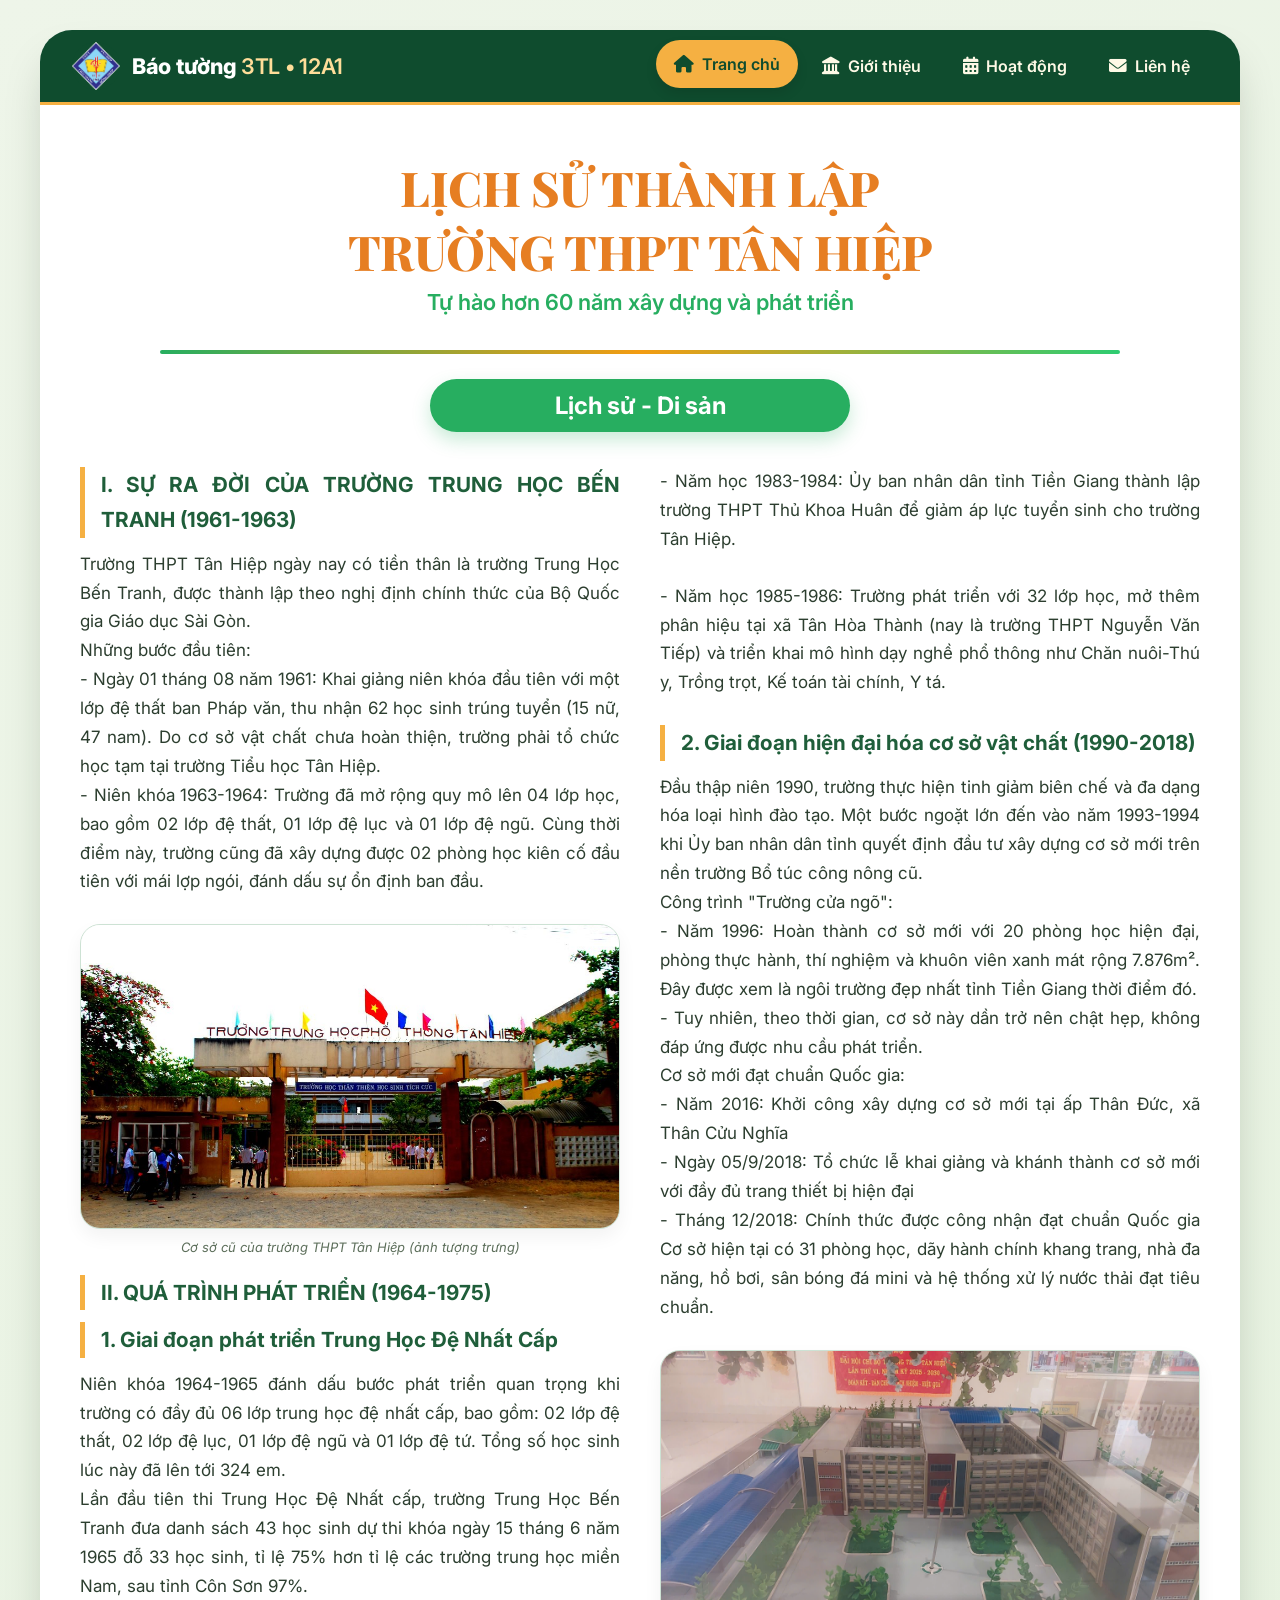
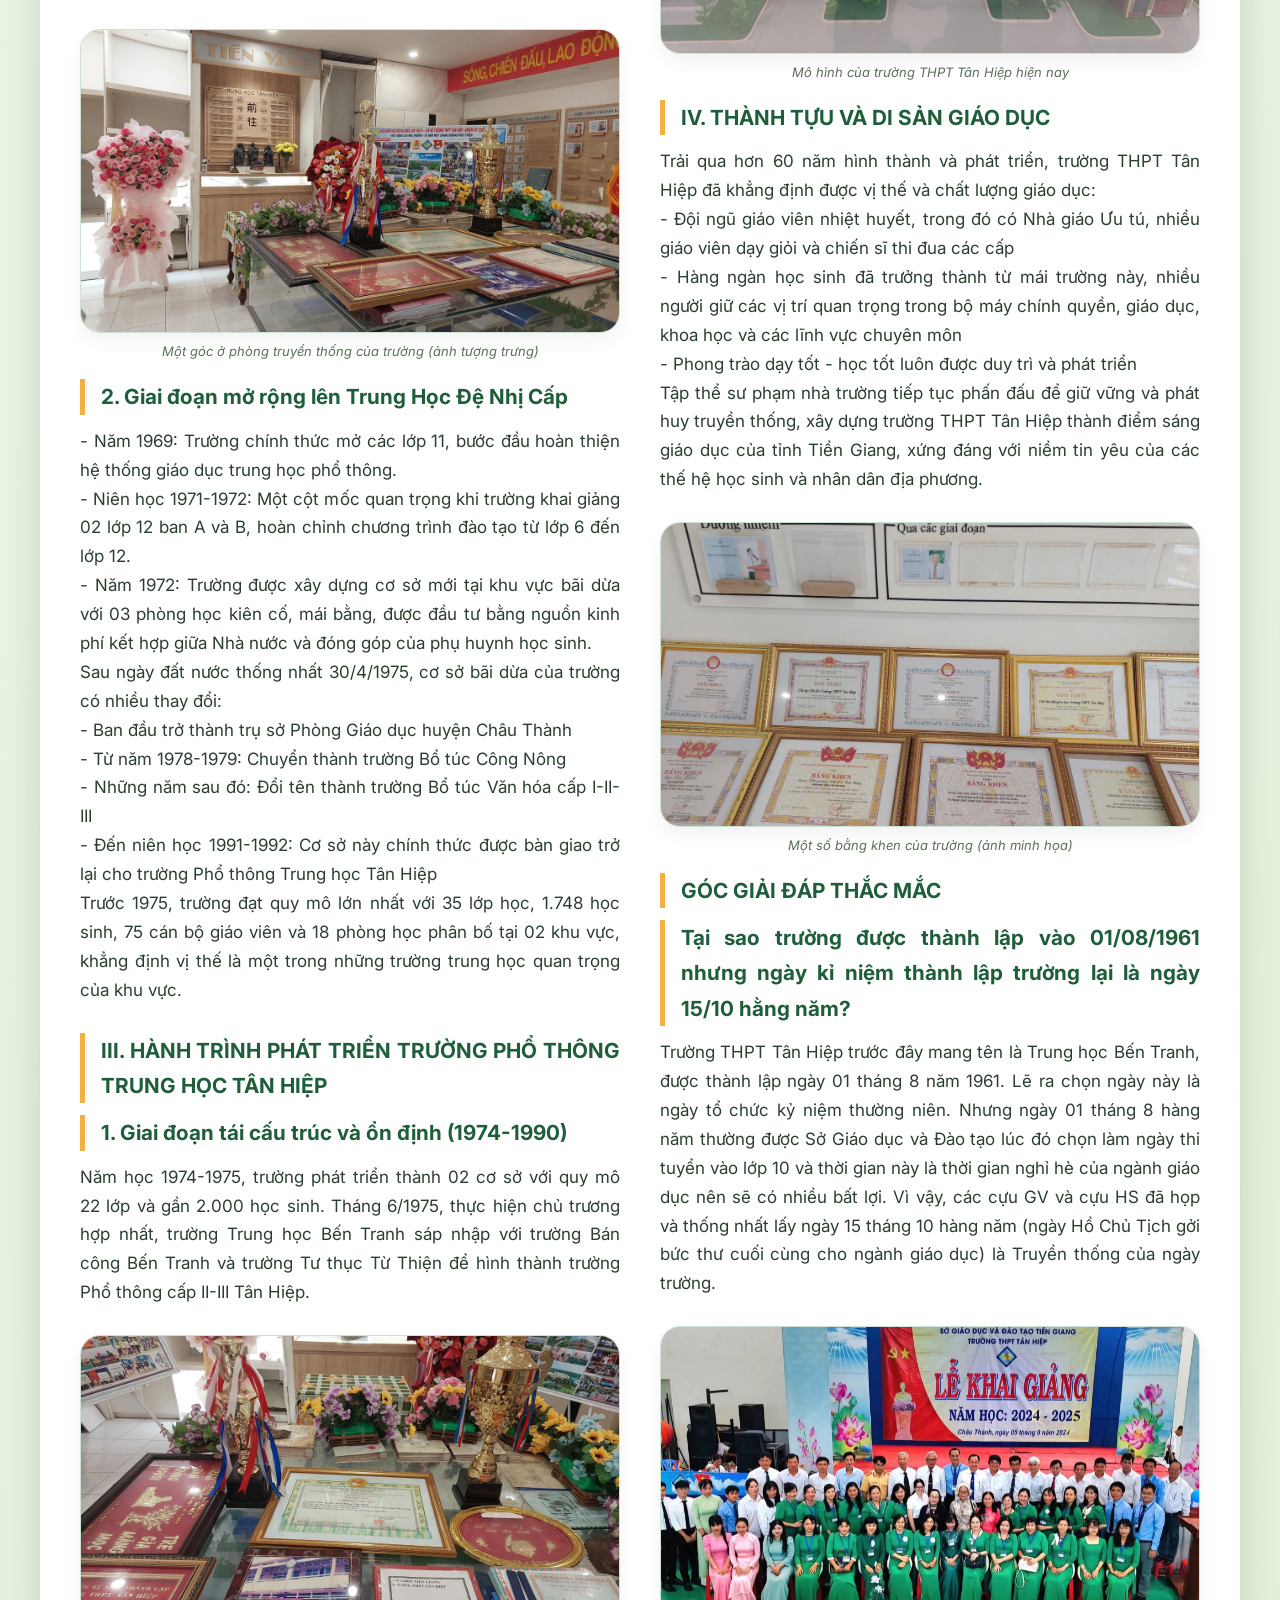
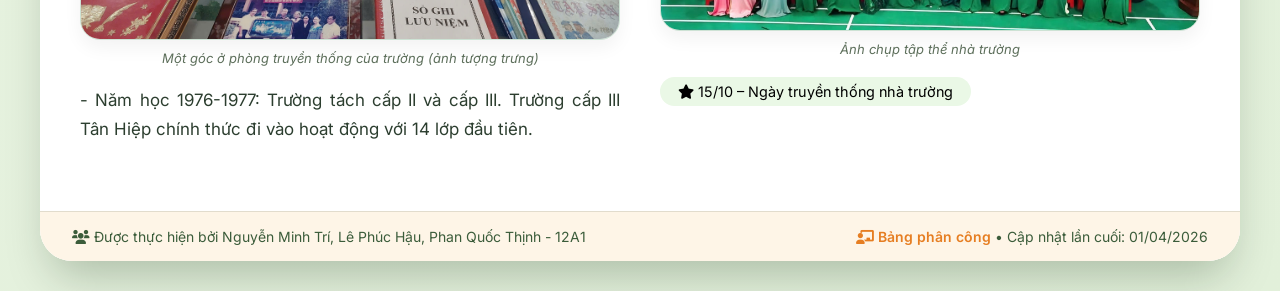
<file: index.html>
<!DOCTYPE html>
<html lang="vi">
<head>
    <meta charset="UTF-8">
    <meta name="viewport" content="width=device-width, initial-scale=1.0, user-scalable=yes">
    <title>Báo tường 3TL - 12A1</title>
    <!-- Font Awesome 6 (icons) -->
    <link rel="stylesheet" href="https://cdnjs.cloudflare.com/ajax/libs/font-awesome/6.0.0-beta3/css/all.min.css">
    <!-- Google Fonts: Poppins + Roboto hiện đại -->
    <link href="https://fonts.googleapis.com/css2?family=Inter:opsz,wght@14..32,300;14..32,400;14..32,600;14..32,700;14..32,800&family=Playfair+Display:wght@400;500;600;700&display=swap" rel="stylesheet">
    <link rel="stylesheet" href="baotuong3tl12a1.css">
</head>
<body>

<div class="main-wrapper">
    <!-- THANH ĐIỀU HƯỚNG HOÀN CHỈNH -->
    <div class="navbar">
        <div class="logo-area">
            <div class="logo-icon">
                <img src="logo-truong-vien.png" width="100%" height="100%" alt="">
            </div>
            <div class="logo-text">Báo tường <span>3TL • 12A1</span></div>
        </div>
        <ul class="nav-menu">
            <li><a href="#" data-page="home" class="nav-link active"><i class="fas fa-home"></i> Trang chủ</a></li>
            <li><a href="#" data-page="about" class="nav-link"><i class="fas fa-landmark"></i> Giới thiệu</a></li>
            <li><a href="#" data-page="activities" class="nav-link"><i class="fas fa-calendar-alt"></i> Hoạt động</a></li>
            <li><a href="#" data-page="contact" class="nav-link"><i class="fas fa-envelope"></i> Liên hệ</a></li>
        </ul>
    </div>

    <div class="dynamic-content">
        <!-- ========== TRANG CHỦ (Nội dung báo tường lịch sử) ========= -->
        <div id="home-page" class="page active-page">
            <div class="header">
                <h1>LỊCH SỬ THÀNH LẬP<br>TRƯỜNG THPT TÂN HIỆP</h1>
                <div class="month">Tự hào hơn 60 năm xây dựng và phát triển</div>
            </div>
            <div class="divider"></div>
            <div class="section-title">Lịch sử - Di sản</div>
            <div class="content">
                <div class="left">
                    <div class="text-block">
                        <h3>I. SỰ RA ĐỜI CỦA TRƯỜNG TRUNG HỌC BẾN TRANH (1961-1963)</h3>
                        <p>Trường THPT Tân Hiệp ngày nay có tiền thân là trường Trung Học Bến Tranh, được thành lập theo nghị định chính thức của Bộ Quốc gia Giáo dục Sài Gòn.<br>
                        Những bước đầu tiên:<br>
                        - Ngày 01 tháng 08 năm 1961: Khai giảng niên khóa đầu tiên với một lớp đệ thất ban Pháp văn, thu nhận 62 học sinh trúng tuyển (15 nữ, 47 nam). Do cơ sở vật chất chưa hoàn thiện, trường phải tổ chức học tạm tại trường Tiểu học Tân Hiệp.<br>
                        - Niên khóa 1963-1964: Trường đã mở rộng quy mô lên 04 lớp học, bao gồm 02 lớp đệ thất, 01 lớp đệ lục và 01 lớp đệ ngũ. Cùng thời điểm này, trường cũng đã xây dựng được 02 phòng học kiên cố đầu tiên với mái lợp ngói, đánh dấu sự ổn định ban đầu.<br></p>
                    </div>
                    <div class="image-box">
                        <img src="anh-phan-1.jpg" alt="">
                    </div>
                    <div class="image-caption">Cơ sở cũ của trường THPT Tân Hiệp (ảnh tượng trưng)</div>
                    <div class="text-block">
                        <h3>II. QUÁ TRÌNH PHÁT TRIỂN (1964-1975)</h3>
                        <h3>1. Giai đoạn phát triển Trung Học Đệ Nhất Cấp</h3>
                        <p>Niên khóa 1964-1965 đánh dấu bước phát triển quan trọng khi trường có đầy đủ 06 lớp trung học đệ nhất cấp, bao gồm: 02 lớp đệ thất, 02 lớp đệ lục, 01 lớp đệ ngũ và 01 lớp đệ tứ. Tổng số học sinh lúc này đã lên tới 324 em.<br>
                        Lần đầu tiên thi Trung Học Đệ Nhất cấp, trường Trung Học Bến Tranh đưa danh sách 43 học sinh dự thi khóa ngày 15 tháng 6 năm 1965 đỗ 33 học sinh, tỉ lệ 75% hơn tỉ lệ các trường trung học miền Nam, sau tỉnh Côn Sơn 97%.</p>
                    </div>
                    <div class="image-box">
                        <img src="anh-phan-2-1.jpg" alt="">
                    </div>
                    <div class="image-caption">Một góc ở phòng truyền thống của trường (ảnh tượng trưng)</div>
                    <div class="text-block">
                        <h3>2. Giai đoạn mở rộng lên Trung Học Đệ Nhị Cấp</h3>
                        <p>- Năm 1969: Trường chính thức mở các lớp 11, bước đầu hoàn thiện hệ thống giáo dục trung học phổ thông.<br>
                        - Niên học 1971-1972: Một cột mốc quan trọng khi trường khai giảng 02 lớp 12 ban A và B, hoàn chỉnh chương trình đào tạo từ lớp 6 đến lớp 12.<br>
                        - Năm 1972: Trường được xây dựng cơ sở mới tại khu vực bãi dừa với 03 phòng học kiên cố, mái bằng, được đầu tư bằng nguồn kinh phí kết hợp giữa Nhà nước và đóng góp của phụ huynh học sinh.<br>
                        Sau ngày đất nước thống nhất 30/4/1975, cơ sở bãi dừa của trường có nhiều thay đổi:<br>
                        - Ban đầu trở thành trụ sở Phòng Giáo dục huyện Châu Thành<br>
                        - Từ năm 1978-1979: Chuyển thành trường Bổ túc Công Nông<br>
                        - Những năm sau đó: Đổi tên thành trường Bổ túc Văn hóa cấp I-II-III<br>
                        - Đến niên học 1991-1992: Cơ sở này chính thức được bàn giao trở lại cho trường Phổ thông Trung học Tân Hiệp<br>
                        Trước 1975, trường đạt quy mô lớn nhất với 35 lớp học, 1.748 học sinh, 75 cán bộ giáo viên và 18 phòng học phân bố tại 02 khu vực, khẳng định vị thế là một trong những trường trung học quan trọng của khu vực.</p>
                    </div>
                    <div class="text-block">
                        <h3>III. HÀNH TRÌNH PHÁT TRIỂN TRƯỜNG PHỔ THÔNG TRUNG HỌC TÂN HIỆP</h3>
                        <h3>1. Giai đoạn tái cấu trúc và ổn định (1974-1990)</h3>
                        <p>Năm học 1974-1975, trường phát triển thành 02 cơ sở với quy mô 22 lớp và gần 2.000 học sinh. Tháng 6/1975, thực hiện chủ trương hợp nhất, trường Trung học Bến Tranh sáp nhập với trường Bán công Bến Tranh và trường Tư thục Từ Thiện để hình thành trường Phổ thông cấp II-III Tân Hiệp.</p>
                    </div>
                    <div class="image-box">
                        <img src="anh-phan-3-1.jpg" alt="">
                    </div>
                    <div class="image-caption">Một góc ở phòng truyền thống của trường (ảnh tượng trưng)</div>
                    <div class="text-block">
                        <p>- Năm học 1976-1977: Trường tách cấp II và cấp III. Trường cấp III Tân Hiệp chính thức đi vào hoạt động với 14 lớp đầu tiên.</p>
                    </div>
                </div>
                <div class="right">
                    <div class="text-block">
                        <p>- Năm học 1983-1984: Ủy ban nhân dân tỉnh Tiền Giang thành lập trường THPT Thủ Khoa Huân để giảm áp lực tuyển sinh cho trường Tân Hiệp.</p>
                    </div>
                    <div class="text-block">
                        <p>- Năm học 1985-1986: Trường phát triển với 32 lớp học, mở thêm phân hiệu tại xã Tân Hòa Thành (nay là trường THPT Nguyễn Văn Tiếp) và triển khai mô hình dạy nghề phổ thông như Chăn nuôi-Thú y, Trồng trọt, Kế toán tài chính, Y tá.</p>
                    </div>
                    <div class="text-block">
                        <h3>2. Giai đoạn hiện đại hóa cơ sở vật chất (1990-2018)</h3>
                        <p>Đầu thập niên 1990, trường thực hiện tinh giảm biên chế và đa dạng hóa loại hình đào tạo. Một bước ngoặt lớn đến vào năm 1993-1994 khi Ủy ban nhân dân tỉnh quyết định đầu tư xây dựng cơ sở mới trên nền trường Bổ túc công nông cũ.<br>
                        Công trình "Trường cửa ngõ":<br>
                        - Năm 1996: Hoàn thành cơ sở mới với 20 phòng học hiện đại, phòng thực hành, thí nghiệm và khuôn viên xanh mát rộng 7.876m². Đây được xem là ngôi trường đẹp nhất tỉnh Tiền Giang thời điểm đó.<br>
                        - Tuy nhiên, theo thời gian, cơ sở này dần trở nên chật hẹp, không đáp ứng được nhu cầu phát triển.<br>
                        Cơ sở mới đạt chuẩn Quốc gia:<br>
                        - Năm 2016: Khởi công xây dựng cơ sở mới tại ấp Thân Đức, xã Thân Cửu Nghĩa<br>
                        - Ngày 05/9/2018: Tổ chức lễ khai giảng và khánh thành cơ sở mới với đầy đủ trang thiết bị hiện đại<br>
                        - Tháng 12/2018: Chính thức được công nhận đạt chuẩn Quốc gia
                        Cơ sở hiện tại có 31 phòng học, dãy hành chính khang trang, nhà đa năng, hồ bơi, sân bóng đá mini và hệ thống xử lý nước thải đạt tiêu chuẩn.</p>
                    </div>
                    <div class="image-box">
                        <img src="anh-phan-3-2.jpg" alt="">
                    </div>
                    <div class="image-caption">Mô hình của trường THPT Tân Hiệp hiện nay</div>
                    <div class="text-block">
                        <h3>IV. THÀNH TỰU VÀ DI SẢN GIÁO DỤC</h3>
                        <p>Trải qua hơn 60 năm hình thành và phát triển, trường THPT Tân Hiệp đã khẳng định được vị thế và chất lượng giáo dục:<br>
                        - Đội ngũ giáo viên nhiệt huyết, trong đó có Nhà giáo Ưu tú, nhiều giáo viên dạy giỏi và chiến sĩ thi đua các cấp<br>
                        - Hàng ngàn học sinh đã trưởng thành từ mái trường này, nhiều người giữ các vị trí quan trọng trong bộ máy chính quyền, giáo dục, khoa học và các lĩnh vực chuyên môn<br>
                        - Phong trào dạy tốt - học tốt luôn được duy trì và phát triển<br>
                        Tập thể sư phạm nhà trường tiếp tục phấn đấu để giữ vững và phát huy truyền thống, xây dựng trường THPT Tân Hiệp thành điểm sáng giáo dục của tỉnh Tiền Giang, xứng đáng với niềm tin yêu của các thế hệ học sinh và nhân dân địa phương.</p>
                    </div>
                    <div class="image-box">
                        <img src="anh-phan-4.jpg" alt="">
                    </div>
                    <div class="image-caption">Một số bằng khen của trường (ảnh minh họa)</div>
                    <div class="text-block">
                        <h3>GÓC GIẢI ĐÁP THẮC MẮC</h3>
                        <h3>Tại sao trường được thành lập vào 01/08/1961 nhưng ngày kỉ niệm thành lập trường lại là ngày 15/10 hằng năm?</h3>
                        <p>Trường THPT Tân Hiệp trước đây mang tên là Trung học Bến Tranh, được thành lập ngày 01 tháng 8 năm 1961. Lẽ ra chọn ngày này là ngày tổ chức kỷ niệm thường niên. Nhưng ngày 01 tháng 8 hàng năm thường được Sở Giáo dục và Đào tạo lúc đó chọn làm ngày thi tuyển vào lớp 10 và thời gian này là thời gian nghỉ hè của ngành giáo dục nên sẽ có nhiều bất lợi. Vì vậy, các cựu GV và cựu HS đã họp và thống nhất lấy ngày 15 tháng 10 hàng năm (ngày Hồ Chủ Tịch gởi bức thư cuối cùng cho ngành giáo dục) là Truyền thống của ngày trường.</p>
                    </div>
                    <div class="image-box">
                        <img src="anh-tap-the.jpg" alt="">
                    </div>
                    <div class="image-caption">Ảnh chụp tập thể nhà trường</div>
                    <div class="green-badge" style="display:inline-block; margin-bottom:20px;"><i class="fas fa-star"></i> 15/10 – Ngày truyền thống nhà trường</div>
                </div>
            </div>
            <div class="footer">
                <div><i class="fas fa-users"></i> Được thực hiện bởi Nguyễn Minh Trí, Lê Phúc Hậu, Phan Quốc Thịnh - 12A1</div>
                <div><a href="bangkehoachduan.html"><i class="fas fa-chalkboard-user"></i> Bảng phân công</a> • Cập nhật lần cuối: 01/04/2026</div>
            </div>
        </div>

        <!-- ========== GIỚI THIỆU (về tập thể, trường) ========= -->
        <div id="about-page" class="page">
            <div class="header" style="padding-top: 40px;">
                <h1>🏫 Giới thiệu</h1>
                <div class="month">Tinh thần 3TL - 12A1 & Ngôi trường mang tên Tân Hiệp</div>
            </div>
            <div class="divider"></div>
            <div class="content" style="flex-direction: column;">
                <div class="text-block">
                    <h3><i class="fas fa-school"></i> Về Trường THPT Tân Hiệp</h3>
                    <p>Trường THPT Tân Hiệp tọa lạc tại ấp Thân Đức, xã Châu Thành, tỉnh Đồng Tháp. Với bề dày hơn 6 thập kỷ, nhà trường luôn là địa chỉ giáo dục uy tín, nơi ươm mầm tài năng và đào tạo thế hệ trẻ giàu bản lĩnh. Hiện nay trường có đội ngũ giáo viên giàu kinh nghiệm, cơ sở vật chất hiện đại đạt chuẩn quốc gia.</p>
                </div>
                <div class="image-box">
                    <img src="anh-gioi-thieu.jpg" alt="">
                </div>
                <div class="image-caption">Trường THPT Tân Hiệp</div>
                <div class="text-block">
                    <h3><i class="fas fa-hand-sparkles"></i> Nhóm báo tường 3TL - 12A1</h3>
                    <p>Chúng tôi là ba thành viên của lớp 12A1 đầy nhiệt huyết: Nguyễn Minh Trí, Lê Phúc Hậu, Phan Quốc Thịnh. Với mong muốn lưu giữ những dấu ấn tự hào về mái trường và kỷ niệm tuổi 18, nhóm đã thực hiện ấn phẩm báo tường kỹ thuật số này. Mỗi dòng chữ, mỗi hình ảnh đều mang đậm tình yêu và lòng biết ơn đối với ngôi trường.</p>
                </div>
                <div class="image-box">
                    <img src="anh-lop.jpg" alt="">
                </div>
                <div class="image-caption">Lớp 12A1 – những gương mặt tràn đầy nhiệt huyết</div>
            </div>
        </div>

        <!-- ========== HOẠT ĐỘNG (Sự kiện, hội trại) ========= -->
        <div id="activities-page" class="page">
            <div class="header"><h1>✨ Hoạt động nổi bật</h1><div class="month">Sôi nổi - Đoàn kết - Sáng tạo</div></div>
            <div class="divider"></div>
            <div class="content">
                <div class="left">
                    <div class="text-block">
                        <h3><i class="fas fa-campground"></i> Hội trại Khi tôi 18</h3>
                        <p>Hội trại Khi Tôi 18 là hoạt động dành cho học sinh khối 12 – những học sinh cuối cấp đang chuẩn bị rời xa mái trường phổ thông. Đây là dịp để các bạn học sinh cùng nhau dựng trại, tham gia các trò chơi tập thể, tăng cường tinh thần đoàn kết và lưu giữ những kỷ niệm đẹp của năm học cuối cùng. Buổi tối, hoạt động đốt lửa trại được tổ chức trong không khí ấm áp, giúp học sinh có cơ hội giao lưu, chia sẻ cảm xúc và nhìn lại quãng thời gian gắn bó dưới mái trường. Đây là hoạt động ý nghĩa, góp phần tạo nên dấu ấn khó quên của tuổi 18.</p>
                    </div>
                    <div class="image-box">
                        <img src="anh-hoi-trai-2.jpg" alt="">
                    </div>
                    <div class="image-caption">Không khí Hội trại Khi tôi 18</div>
                    <div class="text-block">
                        <h3><i class="fas fa-users"></i> Văn nghệ chào mừng 20/11</h3>
                        <p>Nhân dịp kỷ niệm ngày Nhà giáo Việt Nam 20/11, hội diễn văn nghệ được tổ chức nhằm tạo sân chơi lành mạnh, bổ ích cho học sinh, đồng thời đây cũng là dịp để học sinh thể hiện lòng biết ơn chân thành của mình đối với thầy cô. Hội diễn không chỉ mang đến những tiết mục đặc sắc mà còn góp phần lưu giữ những kỷ niệm đẹp của tuổi học trò.</p>
                    </div>
                    <div class="image-box">
                        <img src="anh-20-11.jpg" alt="">
                    </div>
                    <div class="image-caption">Hành Trình Việt Nam - 12A1</div>
                </div>
                <div class="right">
                    <div class="text-block">
                        <h3><i class="fas fa-microphone-alt"></i> Hội chợ ẩm thực</h3>
                        <p>Hội chợ Ẩm thực là một hoạt động trải nghiệm mang tính giáo dục dành cho học sinh khối 10 và 11. Tại đây, mỗi lớp tổ chức một gian hàng kinh doanh các món ăn do chính học sinh chế biến, kết hợp với các trò chơi và hoạt động giao lưu. Sự kiện diễn ra xuyên suốt trong ngày, tạo nên không gian sinh hoạt tập thể sôi nổi và hấp dẫn. Đồng thời, đây còn là hoạt động truyền thống được duy trì hằng năm, góp phần rèn luyện kỹ năng làm việc nhóm, tổ chức và sáng tạo cho học sinh.</p>
                    </div>
                    <div class="image-box">
                        <img src="hoi-cho-am-thuc.jpg" alt="">
                    </div>
                    <div class="image-caption">Hội chợ ẩm thực</div>
                    <div class="text-block">
                        <h3><i class="fas fa-futbol"></i> Giải bóng đá</h3>
                        <p>Giải bóng đá được tổ chức như một sân chơi thể thao sôi nổi, góp phần nâng cao sức khỏe và tinh thần đoàn kết giữa các lớp cũng như giữa các học sinh với nhau. Đây không chỉ là nơi tranh tài mà còn là dịp để giao lưu, học hỏi và gắn kết tập thể. Với tinh thần thể thao tràn đầy nhiệt huyết, chúng em hy vọng giải đấu sẽ mang đến những trận bóng hấp dẫn cùng thật nhiều khoảnh khắc đáng nhớ.</p>
                    </div>
                    <div class="image-box">
                        <img src="anh-bong-da.jpg" alt="">
                    </div>
                    <div class="image-caption">Giải bóng đá - 12A1</div>
                </div>
            </div>
        </div>

        <!-- ========== LIÊN HỆ (Form liên hệ thực tế) ========= -->
        <div id="contact-page" class="page">
            <div class="header"><h1>📞 Thông tin liên hệ</h1><div class="month">Gửi yêu thương – Kết nối tri ân</div></div>
            <div class="divider"></div>
            <div class="content" style="flex-direction: column;">
                <div class="feedback-form">
                    <h3><i class="fas fa-address-card"></i> Thông tin liên hệ của nhà trường</h3>
                    <p><i class="fas fa-user-graduate"></i> SĐT: 02733831310<br>
                    <a><i class="fas fa-envelope"></i> Facebook Đoàn trường: <a href="https://www.facebook.com/dtnthpttanhiep2018">https://www.facebook.com/dtnthpttanhiep2018<br></a>
                    <i class="fas fa-phone-alt"></i> Email đoàn trường: dtnthpttanhiep@gmail.com<br>
                    <a><i class="fas fa-map-marker-alt"></i> Địa chỉ: <a href="https://www.google.com/maps/place/Tr%C6%B0%E1%BB%9Dng+THPT+T%C3%A2n+Hi%E1%BB%87p/@10.4495264,106.3304918,18.25z/data=!4m6!3m5!1s0x310aba090d722775:0x353fd8521400db3a!8m2!3d10.4494039!4d106.3300758!16s%2Fg%2F11b67q5y30?entry=ttu&g_ep=EgoyMDI2MDMyNC4wIKXMDSoASAFQAw%3D%3D" style="text-decoration: none; color: inherit;">ấp Thân Đức, xã Châu Thành, tỉnh Đồng Tháp</p></a>
                </div>
                <div class="feedback-form">
                    <h3><i class="fas fa-address-card"></i> Thông tin nhóm 3TL</h3>
                    <p><i class="fas fa-user-graduate"></i> SĐT: 0376711790<br>
                    <a><i class="fas fa-envelope"></i> Facebook: <a href="https://www.facebook.com/lph162" ></i>https://www.facebook.com/lph162<br></a>
                    <i class="fas fa-phone-alt"></i> Email: haubeo@gmail.com<br>
                    <a href="bangkehoachduan.html" style="text-decoration: none; color: inherit;"><i class="fas fa-map-marker-alt"></i> Bảng phân công của nhóm</a>
                </div>
            </div>
        </div>
    </div>
</div>

<div id="toastMessage" class="toast-msg"><i class="fas fa-check-circle"></i> <span id="toastText"></span></div>

<script>
    // ---------- ĐIỀU HƯỚNG CÁC TRANG (hoạt động hoàn chỉnh) ----------
    const navLinks = document.querySelectorAll('.nav-link');
    const pages = {
        home: document.getElementById('home-page'),
        about: document.getElementById('about-page'),
        activities: document.getElementById('activities-page'),
        contact: document.getElementById('contact-page'),
    };

    // Hàm dừng tất cả video trong trang
    function pauseAllVideos() {
        const allVideos = document.querySelectorAll('video');
        allVideos.forEach(video => {
            if (!video.paused) {
                video.pause();
                console.log('Đã dừng video:', video.src);
            }
        });
    }

    function showPage(pageId) {
        // Dừng tất cả video trước khi chuyển trang
        pauseAllVideos();
        
        Object.keys(pages).forEach(id => {
            pages[id].classList.remove('active-page');
        });
        pages[pageId].classList.add('active-page');
        navLinks.forEach(link => {
            const pageAttr = link.getAttribute('data-page');
            if(pageAttr === pageId) {
                link.classList.add('active');
            } else {
                link.classList.remove('active');
            }
        });
        // cuộn lên đầu trang khi chuyển
        window.scrollTo({ top: 0, behavior: 'smooth' });
    }

    navLinks.forEach(link => {
        link.addEventListener('click', (e) => {
            e.preventDefault();
            const pageId = link.getAttribute('data-page');
            if(pageId && pages[pageId]) showPage(pageId);
        });
    });

    // hiển thị toast thông báo
    function showToast(message, isError = false) {
        const toast = document.getElementById('toastMessage');
        const toastSpan = document.getElementById('toastText');
        toastSpan.innerHTML = message;
        toast.style.backgroundColor = isError ? '#b3413a' : '#1f4a2c';
        toast.style.opacity = '1';
        setTimeout(() => {
            toast.style.opacity = '0';
        }, 2800);
    }

    // (Optional) có thể xử lý sự kiện hover, hoặc tương tác nhẹ
    // thêm vài animation mượt
    console.log("Báo tường nâng cấp - thanh điều hướng hoạt động đầy đủ!");
</script>
</body>
</html>
</file>
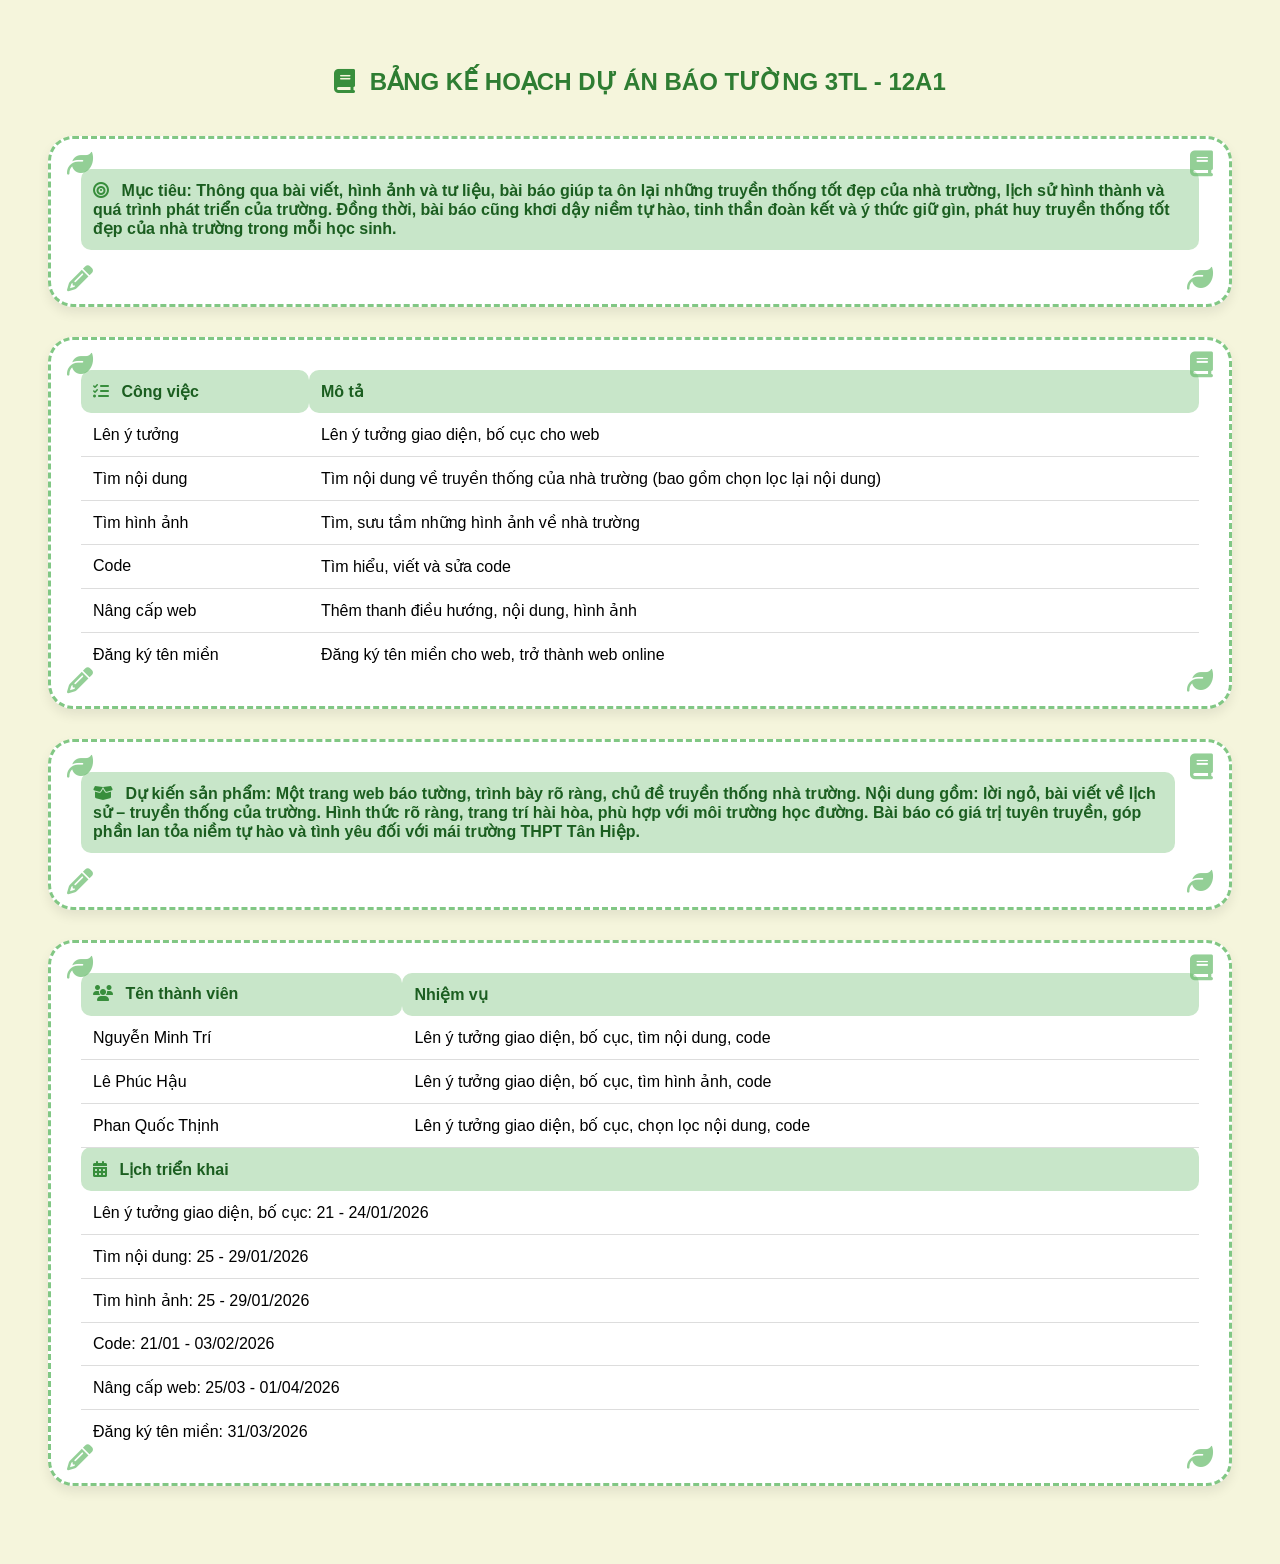
<file: bangkehoachduan.html>
<!DOCTYPE html>
<html lang="vi">
<head>
    <meta charset="UTF-8">
    <title>Bảng kế hoạch dự án</title>

    <!-- Icon sách vở & lá cây -->
    <link rel="stylesheet" href="https://cdnjs.cloudflare.com/ajax/libs/font-awesome/6.5.0/css/all.min.css">
    <link rel="stylesheet" href="bangkehoachduan.css">
</head>
<body>

<h2>
    <i class="fa-solid fa-book icon"></i>
    BẢNG KẾ HOẠCH DỰ ÁN BÁO TƯỜNG 3TL - 12A1
</h2>

<!-- BẢNG 1: Mục tiêu dự án -->
<div class="table-box">
    <i class="fa-solid fa-leaf corner top-left"></i>
    <i class="fa-solid fa-book corner top-right"></i>
    <i class="fa-solid fa-pencil corner bottom-left"></i>
    <i class="fa-solid fa-leaf corner bottom-right"></i>

    <table>
        <tr>
            <th>
                <i class="fa-solid fa-bullseye icon"></i>
                Mục tiêu: Thông qua bài viết, hình ảnh và tư liệu, bài báo giúp ta ôn lại những truyền thống tốt đẹp của nhà trường, lịch sử hình thành và quá trình phát triển của trường. Đồng thời, bài báo cũng khơi dậy niềm tự hào, tinh thần đoàn kết và ý thức giữ gìn, phát huy truyền thống tốt đẹp của nhà trường trong mỗi học sinh.
            </th>
        </tr>
        <tr>
            <td></td>
        </tr>
    </table>
</div>

<!-- BẢNG 2: Danh sách công việc -->
<div class="table-box">
    <i class="fa-solid fa-leaf corner top-left"></i>
    <i class="fa-solid fa-book corner top-right"></i>
    <i class="fa-solid fa-pencil corner bottom-left"></i>
    <i class="fa-solid fa-leaf corner bottom-right"></i>

    <table>
        <tr>
            <th>
                <i class="fa-solid fa-list-check icon"></i>
                Công việc
            </th>
            <th>Mô tả</th>
        </tr>
        <tr>
            <td>Lên ý tưởng</td>
            <td>Lên ý tưởng giao diện, bố cục cho web</td>
            </tr>
        <tr>
            <td>Tìm nội dung</td>
            <td>Tìm nội dung về truyền thống của nhà trường (bao gồm chọn lọc lại nội dung)</td>
        </tr>
        <tr>
            <td>Tìm hình ảnh</td>
            <td>Tìm, sưu tầm những hình ảnh về nhà trường</td>
        </tr>
        <tr>
            <td>Code</td>
            <td>Tìm hiểu, viết và sửa code</td>
        </tr>
        <tr>
            <td>Nâng cấp web</td>
            <td>Thêm thanh điều hướng, nội dung, hình ảnh</td>
        </tr>
        <tr>
            <td>Đăng ký tên miền</td>
            <td>Đăng ký tên miền cho web, trở thành web online</td>
        </tr>
    </table>
</div>

<!-- BẢNG 3: Dự kiến sản phẩm & lịch -->
<div class="table-box">
    <i class="fa-solid fa-leaf corner top-left"></i>
    <i class="fa-solid fa-book corner top-right"></i>
    <i class="fa-solid fa-pencil corner bottom-left"></i>
    <i class="fa-solid fa-leaf corner bottom-right"></i>

    <table>
        <tr>
            <th>
                <i class="fa-solid fa-box-open icon"></i>
                Dự kiến sản phẩm: Một trang web báo tường, trình bày rõ ràng, chủ đề truyền thống nhà trường.
                Nội dung gồm: lời ngỏ, bài viết về lịch sử – truyền thống của trường.
                Hình thức rõ ràng, trang trí hài hòa, phù hợp với môi trường học đường.
                Bài báo có giá trị tuyên truyền, góp phần lan tỏa niềm tự hào và tình yêu đối với mái trường THPT Tân Hiệp.
            </th>
        </tr>
        <tr>
            <td></td>
            <td></td>
        </tr>
    </table>
</div>

<!-- BẢNG 4: Phân chia công việc -->
<div class="table-box">
    <i class="fa-solid fa-leaf corner top-left"></i>
    <i class="fa-solid fa-book corner top-right"></i>
    <i class="fa-solid fa-pencil corner bottom-left"></i>
    <i class="fa-solid fa-leaf corner bottom-right"></i>

    <table>
        <tr>
            <th>
                <i class="fa-solid fa-users icon"></i>
                Tên thành viên
            </th>
            <th>Nhiệm vụ</th>
        </tr>
        <tr>
            <td>Nguyễn Minh Trí</td>
            <td>Lên ý tưởng giao diện, bố cục, tìm nội dung, code</td>
        </tr>
        <tr>
            <td>Lê Phúc Hậu</td>
            <td>Lên ý tưởng giao diện, bố cục, tìm hình ảnh, code</td>
        </tr>
        <tr>
            <td>Phan Quốc Thịnh</td>
            <td>Lên ý tưởng giao diện, bố cục, chọn lọc nội dung, code</td>
        </tr>
        <tr>
            <th colspan="2">
                <i class="fa-solid fa-calendar-days icon"></i>
                Lịch triển khai
            </th>
        </tr>
        <tr>
            <td colspan="2" style="width: 100%;">Lên ý tưởng giao diện, bố cục: 21 - 24/01/2026</td>
        </tr>
        <tr>
            <td colspan="2" style="width: 100%;">Tìm nội dung: 25 - 29/01/2026</td>
        </tr>
        <tr>
            <td colspan="2" style="width: 100%;">Tìm hình ảnh: 25 - 29/01/2026</td>
        </tr>
        <tr>
            <td colspan="2" style="width: 100%;">Code: 21/01 - 03/02/2026</td>
        </tr>
        <tr>
            <td colspan="2" style="width: 100%;">Nâng cấp web: 25/03 - 01/04/2026</td>
        </tr>
        <tr>
            <td colspan="2" style="width: 100%;">Đăng ký tên miền: 31/03/2026</td>
        </tr>
    </table>
</div>
</body>
</html>
</file>
<file: baotuong3tl12a1.css>
* {
            margin: 0;
            padding: 0;
            box-sizing: border-box;
        }

        body {
            background: linear-gradient(145deg, #eef5e9 0%, #e2f0da 100%);
            font-family: 'Inter', 'Segoe UI', 'Times New Roman', sans-serif;
            padding: 30px 20px;
            min-height: 100vh;
        }

        /* container chính */
        .main-wrapper {
            max-width: 1200px;
            margin: 0 auto;
            background: #ffffff;
            border-radius: 32px;
            box-shadow: 0 25px 45px -12px rgba(0, 32, 0, 0.25);
            overflow: hidden;
            transition: all 0.2s ease;
        }

        /* ===== THANH ĐIỀU HƯỚNG NÂNG CẤP ===== */
        .navbar {
            background: #0f4c2e;
            padding: 0 32px;
            display: flex;
            flex-wrap: wrap;
            align-items: center;
            justify-content: space-between;
            border-bottom: 3px solid #f5b042;
            position: relative;
            z-index: 20;
        }

        .logo-area {
            display: flex;
            align-items: center;
            gap: 12px;
            padding: 12px 0;
        }

        .logo-icon {
            background: #0f4c2e;
            width: 48px;
            height: 48px;
            border-radius: 30px;
            display: flex;
            align-items: center;
            justify-content: center;
            font-size: 26px;
            color: #0f4c2e;
        }

        .logo-text {
            font-weight: 800;
            font-size: 1.35rem;
            color: white;
            letter-spacing: -0.3px;
        }
        .logo-text span {
            color: #ffdd99;
            font-weight: 600;
        }

        .nav-menu {
            display: flex;
            flex-wrap: wrap;
            gap: 6px;
            list-style: none;
        }

        .nav-menu li {
            position: relative;
        }

        .nav-link {
            display: flex;
            align-items: center;
            gap: 8px;
            padding: 14px 18px;
            font-weight: 600;
            font-size: 1rem;
            color: #fef9e6;
            text-decoration: none;
            border-radius: 40px;
            transition: all 0.25s ease;
            background: transparent;
        }

        .nav-link i {
            font-size: 1.1rem;
        }

        .nav-link:hover, .nav-link.active {
            background: #f5b042;
            color: #0f4c2e;
            transform: translateY(-2px);
            box-shadow: 0 6px 12px rgba(0,0,0,0.1);
        }

        /* content động */
        .dynamic-content {
            background: white;
            transition: all 0.2s;
        }

        /* ẩn/hiện page */
        .page {
            display: none;
            animation: fadeSlideUp 0.35s ease-out;
        }
        .active-page {
            display: block;
        }

        @keyframes fadeSlideUp {
            0% { opacity: 0; transform: translateY(10px);}
            100% { opacity: 1; transform: translateY(0);}
        }

        /* kế thừa style từ báo tường gốc nhưng tinh chỉnh */
        .header {
            text-align: center;
            padding: 50px 30px 10px;
            background: #ffffff;
        }
        .header h1 {
            font-family: 'Playfair Display', serif;
            font-size: 48px;
            font-weight: 800;
            color: #e67e22;
            letter-spacing: -0.5px;
        }
        .month {
            font-size: 22px;
            color: #27ae60;
            font-weight: 600;
            margin-top: 6px;
        }
        .divider {
            height: 4px;
            background: linear-gradient(90deg, #27ae60, #f39c12, #2ecc71);
            width: 80%;
            margin: 25px auto;
            border-radius: 4px;
        }
        .section-title {
            width: 35%;
            margin: 0 auto 35px;
            background: #27ae60;
            color: white;
            text-align: center;
            padding: 12px 32px;
            border-radius: 60px;
            font-weight: 700;
            font-size: 24px;
            box-shadow: 0 8px 18px rgba(39,174,96,0.25);
        }
        .content {
            display: flex;
            gap: 40px;
            padding: 0 40px 40px;
            flex-wrap: wrap;
        }
        .left, .right {
            flex: 1;
            min-width: 280px;
        }
        .text-block {
            font-size: 17px;
            line-height: 1.7;
            color: #2c3e2f;
            text-align: justify;
            margin-bottom: 28px;
        }
        .text-block h3 {
            color: #1f5e3a;
            margin-bottom: 12px;
            font-size: 1.3rem;
            border-left: 5px solid #f5b042;
            padding-left: 16px;
        }
        .image-box {
            width: 100%;
            background: #f0f7f0;
            border-radius: 20px;
            overflow: hidden;
            margin: 16px 0 10px;
            box-shadow: 0 8px 18px rgba(0,0,0,0.05);
            border: 1px solid #cde2d4;
        }
        .image-box img {
            width: 100%;
            height: auto;
            display: block;
            object-fit: cover;
            aspect-ratio: 16/9;
            background: #d4e2d4;
        }
        .image-caption {
            font-size: 13px;
            text-align: center;
            color: #5c6e5a;
            margin-bottom: 20px;
            font-style: italic;
        }
        .video-box video {
            width: 100%;
            background: #f0f7f0;
            border-radius: 20px;
            overflow: hidden;
            margin: 16px 0 10px;
            box-shadow: 0 8px 18px rgba(0,0,0,0.05);
            border: 1px solid #cde2d4;
        }
        .footer {
            background: #fef5e7;
            border-top: 1px solid #e2dccd;
            padding: 16px 32px;
            display: flex;
            flex-wrap: wrap;
            justify-content: space-between;
            align-items: center;
            font-size: 14px;
            color: #3b5c3a;
        }
        .footer a {
            color: #e67e22;
            text-decoration: none;
            font-weight: 600;
        }
        .feedback-form, .contact-form {
            background: #fefcf5;
            border-radius: 28px;
            padding: 20px 28px;
            margin: 0px 0;
            border: 1px solid #cbe5ce;
        }
        .form-group {
            margin-bottom: 20px;
        }
        .form-group label {
            font-weight: 600;
            display: block;
            margin-bottom: 8px;
            color: #1c4d2d;
        }
        .form-group input, .form-group textarea, .form-group select {
            width: 100%;
            padding: 12px 16px;
            border-radius: 40px;
            border: 1px solid #bdd8b5;
            font-family: inherit;
            background: white;
            transition: 0.2s;
        }
        .form-group input:focus, .form-group textarea:focus {
            border-color: #f5b042;
            outline: none;
            box-shadow: 0 0 0 3px rgba(245,176,66,0.2);
        }
        .btn-submit {
            background: #27ae60;
            border: none;
            padding: 12px 30px;
            border-radius: 40px;
            font-weight: bold;
            color: white;
            cursor: pointer;
            transition: 0.2s;
        }
        .btn-submit:hover {
            background: #f5b042;
            color: #1f4a2c;
            transform: scale(1.02);
        }
        .toast-msg {
            position: fixed;
            bottom: 25px;
            right: 25px;
            background: #1f4a2c;
            color: white;
            padding: 12px 24px;
            border-radius: 60px;
            font-weight: 500;
            box-shadow: 0 5px 15px rgba(0,0,0,0.2);
            z-index: 999;
            opacity: 0;
            transition: 0.2s;
            pointer-events: none;
        }
        .green-badge {
            background: #eaf8e6;
            border-radius: 30px;
            padding: 6px 18px;
            font-size: 0.9rem;
        }
        @media (max-width: 780px) {
            .navbar { flex-direction: column; padding: 12px; }
            .nav-menu { justify-content: center; margin-top: 6px; }
            .content { padding: 0 24px 30px; gap: 20px; }
            .header h1 { font-size: 36px; }
        }
</file>
<file: bangkehoachduan.css>
body {
            font-family: Arial, sans-serif;
            background-color: #f5f5dc; /* màu be */
            padding: 40px;
        }

        h2 {
            text-align: center;
            color: #2e7d32;
            margin-bottom: 40px;
        }

/* Khung bảng báo tường */
        .table-box {
            background-color: #ffffff;
            border: 3px dashed #81c784;
            border-radius: 25px;
            padding: 30px;
            margin-bottom: 30px;
            position: relative;
            box-shadow: 0 6px 12px rgba(0,0,0,0.08);
        }

/* Họa tiết góc */
        .corner {
            position: absolute;
            font-size: 26px;
            color: #66bb6a;
            opacity: 0.7;
        }

        .top-left { top: 12px; left: 16px; }
        .top-right { top: 12px; right: 16px; }
        .bottom-left { bottom: 12px; left: 16px; }
        .bottom-right { bottom: 12px; right: 16px; }

        table {
            width: 100%;
            border-collapse: collapse;
        }

        th {
            background-color: #c8e6c9;
            color: #1b5e20;
            padding: 12px;
            text-align: left;
            border-radius: 10px;
        }

        td {
            padding: 12px;
            border-bottom: 1px solid #ddd;
        }

        tr:last-child td {
            border-bottom: none;
        }

        .icon {
            margin-right: 8px;
            color: #388e3c;
        }
</file>
